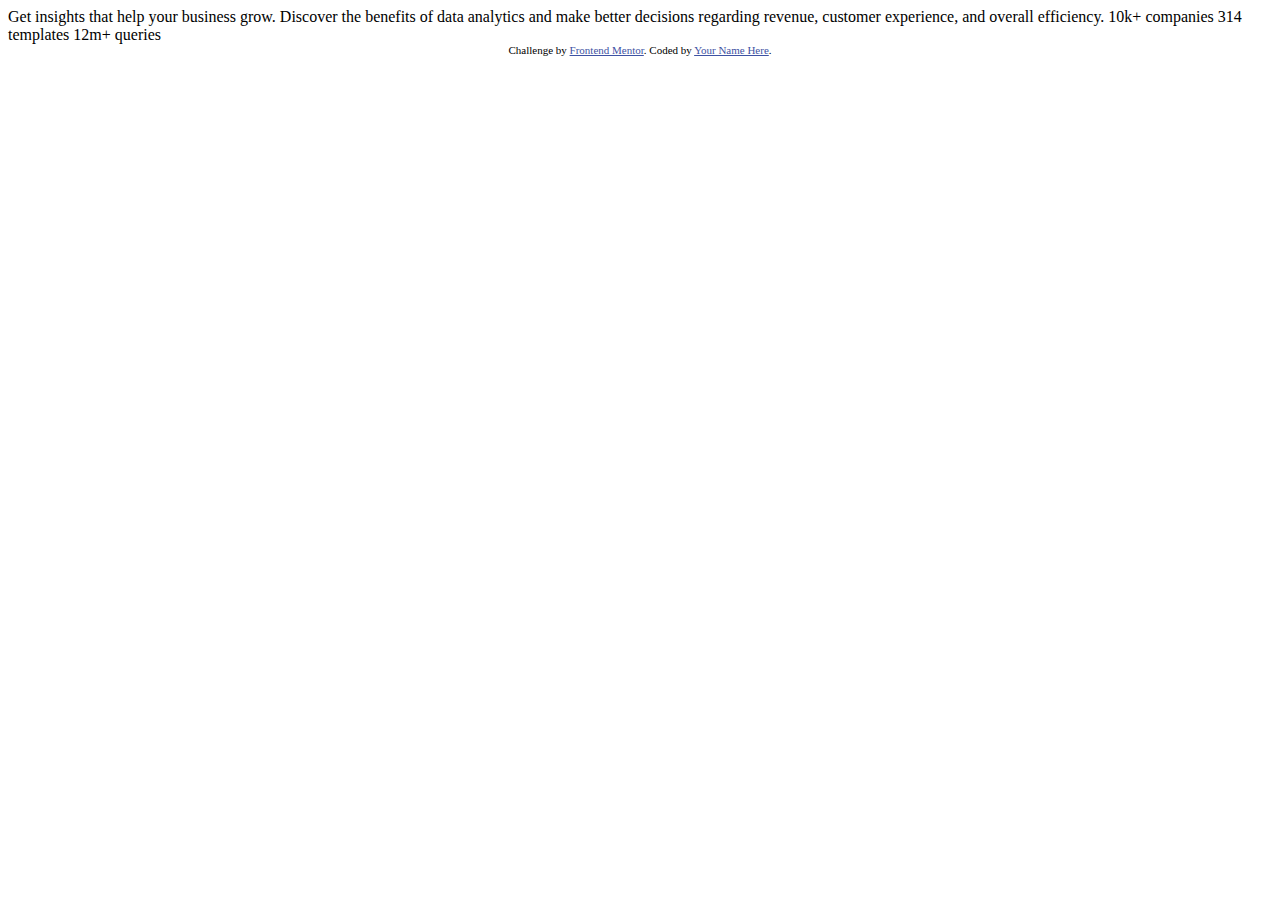
<file: index.html>
<!DOCTYPE html>
<html lang="en">
<head>
  <meta charset="UTF-8">
  <meta name="viewport" content="width=device-width, initial-scale=1.0"> <!-- displays site properly based on user's device -->

  <link rel="icon" type="image/png" sizes="32x32" href="./images/favicon-32x32.png">
  
  <title>Frontend Mentor | Stats preview card component</title>

  <!-- Feel free to remove these styles or customise in your own stylesheet 👍 -->
  <style>
    .attribution { font-size: 11px; text-align: center; }
    .attribution a { color: hsl(228, 45%, 44%); }
  </style>
</head>
<body>

  Get insights that help your business grow.

  Discover the benefits of data analytics and make better decisions regarding revenue, customer 
  experience, and overall efficiency.

  10k+ companies
  314 templates
  12m+ queries

  <div class="attribution">
    Challenge by <a href="https://www.frontendmentor.io?ref=challenge" target="_blank">Frontend Mentor</a>. 
    Coded by <a href="#">Your Name Here</a>.
  </div>
</body>
</html>
</file>
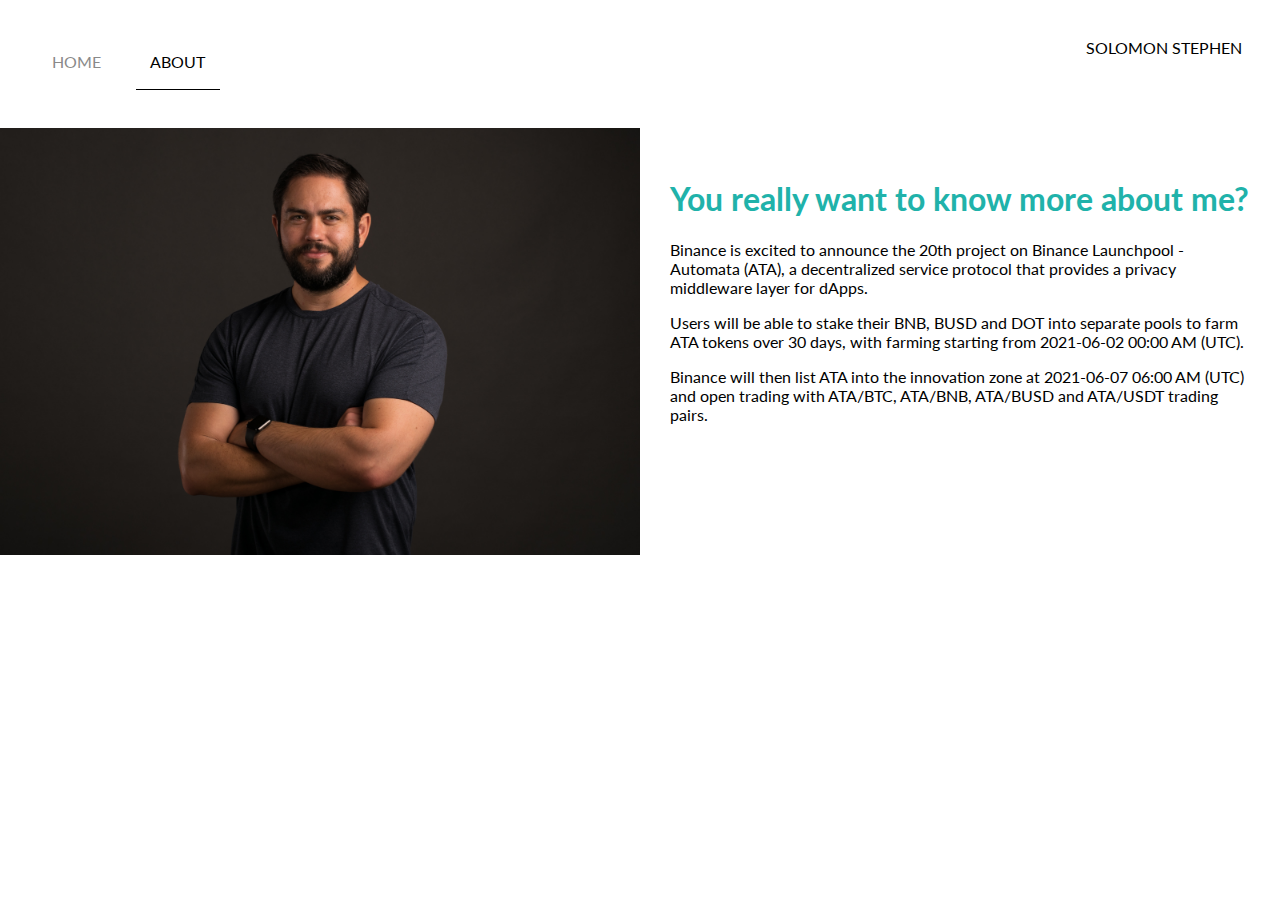
<file: about.html>
<!DOCTYPE html>
<html lang="en">
<head>
    <meta charset="UTF-8">
    <title>About</title>
    <link rel="stylesheet" href="index.css">
    <link rel="preconnect" href="https://fonts.gstatic.com">
    <link href="https://fonts.googleapis.com/css2?family=Lato:ital,wght@0,300;1,100&display=swap" rel="stylesheet"> 
</head>
<body>

    <div class="container">
        <div class="nav-wrapper">

            <div class="left-side">
                <div class="nav-link-wrapper">
                    <a  href="index.html">HOME</a>
                </div>

                <div class="nav-link-wrapper active-link " >
                    <a  href="about.html">ABOUT</a>
                </div>
            </div>

            <div class="right-side">
                <div class="brands">
                    <div>SOLOMON STEPHEN </div>
                </div>  

            </div>   
        </div>
    </div>

    <div class="about-content-wrapper">
        <div class="two-column-wrapper">
            <div class="profile-img-wrapper">
                <img src="images/profile.jpg">
            </div>

            <div class="profile-content-wrapper">

                <h1>You really want to know more about me?</h1>
                                            
                <p>Binance is excited to announce the 20th project on Binance Launchpool - Automata (ATA), a decentralized service protocol that provides a privacy middleware layer for dApps.</p>
                            
                <p> Users will be able to stake their BNB, BUSD and DOT into separate pools to farm ATA tokens over 30 days, with farming starting from 2021-06-02 00:00 AM (UTC).</p>

                <p> Binance will then list ATA into the innovation zone at 2021-06-07 06:00 AM (UTC) and open trading with ATA/BTC, ATA/BNB, ATA/BUSD and ATA/USDT trading pairs. </p>
            </div>


        </div>
    </div>
         
</body>
</html>
</file>
<file: index.css>
/* master  styles*/

body {
    margin: 0px;
    font-family: "lato", sans-serif;

}

.container{
    display: grid;
    grid-template-columns: 1fr;
}


/* nav  styles*/
.nav-wrapper {
    display: flex;
    justify-content: space-between;
    padding: 38px;
}

.left-side {
    display: flex;
    
}

.nav-wrapper > .left-side > div {
    margin-right: 20px;
    padding: 0.9em;
    
}

.nav-link-wrapper {
    height: 22px; 
    border-bottom: 1px solid transparent;
    transition: border-bottom 0.5s;
}

.nav-link-wrapper a {
    color: #8a8a8a;
    text-decoration: none;
    transition: color 0.5s;
}

.nav-link-wrapper:hover {
    border-bottom: 1px solid black;
}

.nav-link-wrapper a:hover {
    color:  black;
}

.active-link {
    border-bottom: 1px solid black;
}

.active-link a {
    color:  black !important;
}


/* portfolio  styles*/

.portfolio-items-wrapper{
    display: grid;
    grid-template-columns: 1fr 1fr 1fr;
}

.portfolio-item-wrapper{
    position: relative;
}

.portfolio-image-background {
    height: 350px;
    width: 100%;
    background-size:  cover;
    background-position:  center;
    background-repeat: no-repeat;

}

.img-text-wrapper{
    position: absolute;
    top: 0px;
    display: flex;
    flex-direction: column;
    justify-content: center;
    align-items: center;
    height: 100%;
    text-align: center;
    padding-left: 100px;
    padding-right: 100px;

}

.logo-wrapper{
    width: 50%;
    margin-bottom: 20px;
}

.img-text-wrapper .subtitle {
transition: 1s;
font-weight: 600;
color: transparent;
}
.img-text-wrapper:hover .subtitle {
    font-weight: 600;
    color: lightseagreen;
}

.img-darken{
    transition: 1s;
    filter: brightness(10%);
}

/* About page */

.two-column-wrapper {
    display: grid;
    grid-template-columns: 1fr 1fr;
}

.profile-img-wrapper img{
    width: 100%;
}

.profile-content-wrapper {
    padding:  30px;
}
.profile-content-wrapper h1{
    color: lightseagreen;
}
</file>
